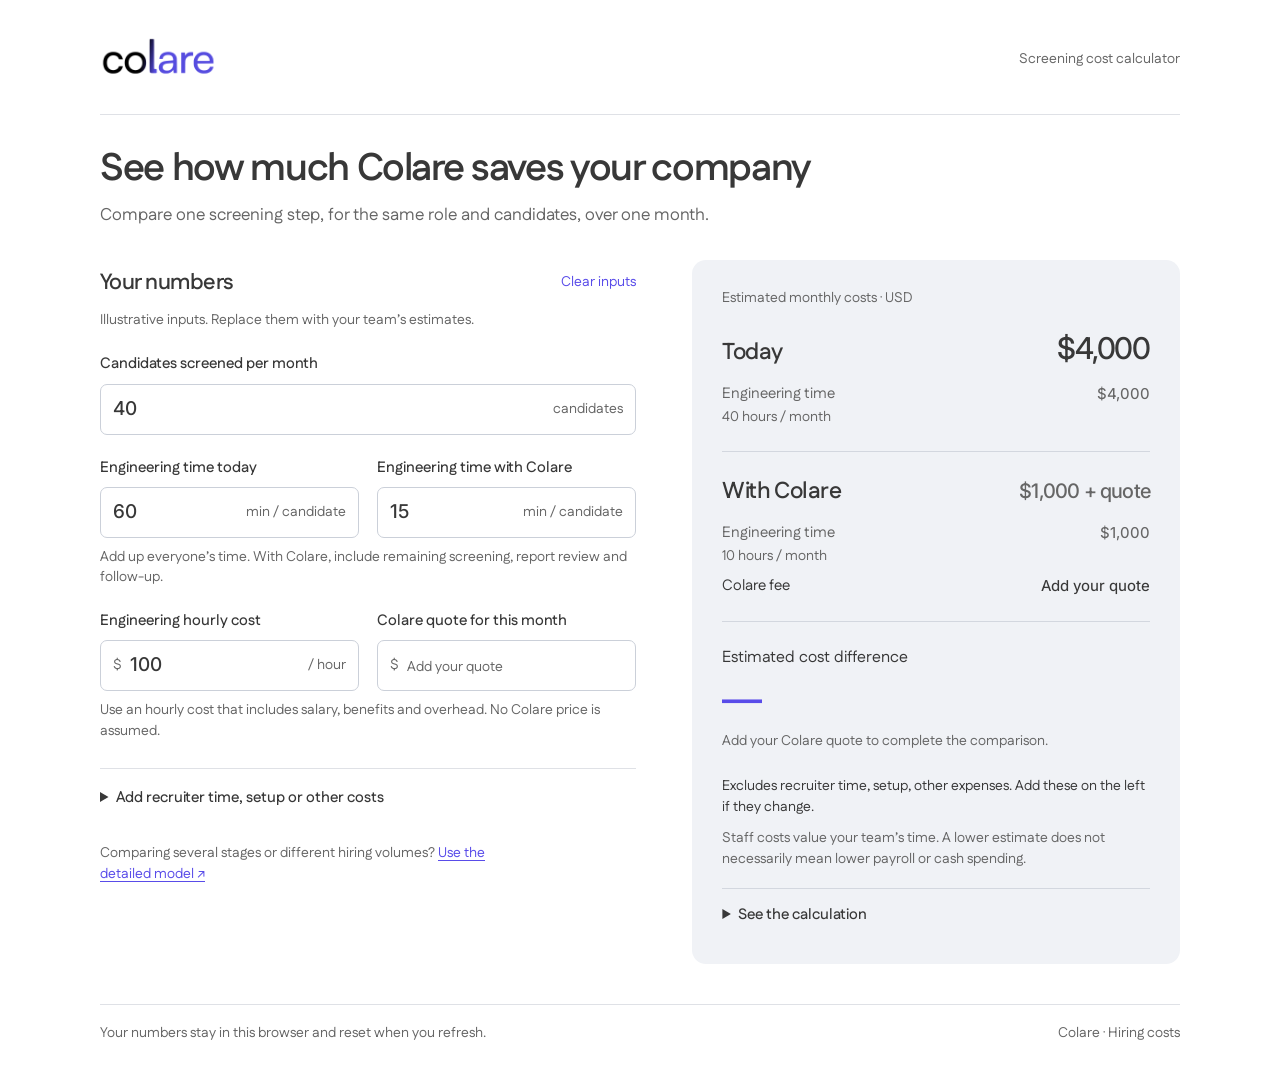
<file: index.html>
<!doctype html>
<html lang="en">
<head>
  <meta charset="utf-8"><meta name="viewport" content="width=device-width,initial-scale=1">
  <meta http-equiv="Content-Security-Policy" content="default-src 'none'; script-src 'self'; style-src 'self'; font-src 'self'; img-src 'self' data:; connect-src 'none'; base-uri 'none'">
  <title>Colare · Screening cost calculator</title>
  <meta name="description" content="Compare the cost of one technical screening step today and with Colare. Your inputs stay in your browser.">
  <link rel="stylesheet" href="styles.css?v=20260915"><link rel="icon" href="assets/colare-logo.png">
</head>
<body>
<main>
  <header><img src="assets/colare-logo.png" alt="Colare" width="118"><span>Screening cost calculator</span></header>
  <section class="intro"><h1>See how much Colare saves your company</h1><p>Compare one screening step, for the same role and candidates, over one month.</p></section>
  <div class="workspace">
    <form id="inputs" autocomplete="off">
      <div class="section-title"><h2>Your numbers</h2><button id="clear" type="button">Clear inputs</button></div>
      <p class="example" id="example">Illustrative inputs. Replace them with your team’s estimates.</p>
      <label for="candidates">Candidates screened per month</label>
      <div class="input-unit"><input id="candidates" type="number" min="0" step="1" inputmode="numeric"><span>candidates</span></div>
      <div class="pair time-inputs">
        <div><label for="beforeMinutes">Engineering time today</label><div class="input-unit"><input id="beforeMinutes" type="number" min="0" step="any" inputmode="decimal"><span>min / candidate</span></div></div>
        <div><label for="afterMinutes">Engineering time with Colare</label><div class="input-unit"><input id="afterMinutes" type="number" min="0" step="any" inputmode="decimal"><span>min / candidate</span></div></div>
      </div>
      <p class="help">Add up everyone’s time. With Colare, include remaining screening, report review and follow-up.</p>
      <div class="pair">
        <div><label for="engineeringRate">Engineering hourly cost</label><div class="input-unit"><span>$</span><input id="engineeringRate" type="number" min="0" step="any" inputmode="decimal"><span>/ hour</span></div></div>
        <div><label for="colareFee">Colare quote for this month</label><div class="input-unit"><span>$</span><input id="colareFee" type="number" min="0" step="any" inputmode="decimal" placeholder="Add your quote"></div></div>
      </div>
      <p class="help">Use an hourly cost that includes salary, benefits and overhead. No Colare price is assumed.</p>
      <details class="extra"><summary>Add recruiter time, setup or other costs</summary>
        <div class="option"><label class="check"><input id="includeRecruiter" type="checkbox"> Include recruiter time</label><div id="recruiter-fields" class="optional-fields" hidden>
          <div class="pair"><div><label for="recruiterBefore">Today · min / candidate</label><input id="recruiterBefore" type="number" min="0" step="any" inputmode="decimal"></div><div><label for="recruiterAfter">With Colare · min / candidate</label><input id="recruiterAfter" type="number" min="0" step="any" inputmode="decimal"></div></div>
          <label for="recruiterRate">Recruiter hourly cost ($)</label><input id="recruiterRate" type="number" min="0" step="any" inputmode="decimal"><p class="help">Include coordination and candidate support. Keep it separate from engineering time.</p>
        </div></div>
        <div class="option"><label class="check"><input id="includeSetup" type="checkbox"> Include setup and calibration</label><div id="setup-fields" class="optional-fields" hidden>
          <label for="setupCost">Your team’s setup cost this month ($)</label><input id="setupCost" type="number" min="0" step="any" inputmode="decimal"><p class="help">Total setup hours × the relevant hourly costs. Include only this month’s share; exclude work already counted above.</p>
        </div></div>
        <div class="option"><label class="check"><input id="includeOther" type="checkbox"> Include other expenses</label><div id="other-fields" class="optional-fields" hidden>
          <div class="pair"><div><label for="otherBefore">Today · this month ($)</label><input id="otherBefore" type="number" min="0" step="any" inputmode="decimal"></div><div><label for="otherAfter">With Colare · this month ($)</label><input id="otherAfter" type="number" min="0" step="any" inputmode="decimal"></div></div><p class="help">For example, an outside screening service. Exclude Colare fees and staff time already counted.</p>
        </div></div>
      </details>
      <p class="detailed-link">Comparing several stages or different hiring volumes? <a href="detailed/index.html">Use the detailed model ↗</a></p>
    </form>
    <aside class="results" aria-label="Monthly cost comparison">
      <p class="eyebrow">Estimated monthly costs · USD</p>
      <div id="validation" role="alert" hidden></div>
      <div id="summary" aria-live="polite" aria-atomic="true">
        <div class="total"><h2>Today</h2><strong id="today">—</strong></div>
        <div class="cost-row"><span>Engineering time <small id="hours-before"></small></span><span id="engineering-before">—</span></div>
        <div class="cost-row recruiter-row" hidden><span>Recruiter time</span><span id="recruiter-before">—</span></div>
        <div class="cost-row other-row" hidden><span>Other expenses</span><span id="other-before">—</span></div>
        <div class="total proposed"><h2>With Colare</h2><strong id="with-colare">—</strong></div>
        <div class="cost-row"><span>Engineering time <small id="hours-after"></small></span><span id="engineering-after">—</span></div>
        <div class="cost-row recruiter-row" hidden><span>Recruiter time</span><span id="recruiter-after">—</span></div>
        <div class="cost-row setup-row" hidden><span>Setup and calibration</span><span id="setup">—</span></div>
        <div class="cost-row other-row" hidden><span>Other expenses</span><span id="other-after">—</span></div>
        <div class="cost-row fee"><span>Colare fee</span><span id="fee">Add your quote</span></div>
        <div class="difference"><span id="difference-label">Estimated cost difference</span><strong id="difference">—</strong><p id="difference-note">Add your Colare quote to complete the comparison.</p></div>
      </div>
      <p class="scope" id="scope"></p>
      <p class="qualification">Staff costs value your team’s time. A lower estimate does not necessarily mean lower payroll or cash spending.</p>
      <details class="calculation"><summary>See the calculation</summary><p>Monthly staff cost = candidates × total minutes per candidate ÷ 60 × hourly cost.</p><p>With Colare = remaining staff cost + Colare fee + any setup or other costs included.</p><p>Difference = today’s total − the total with Colare. Both sides cover the same candidates and screening step. Unchanged interviews are outside this comparison.</p></details>
    </aside>
  </div>
  <footer><span>Your numbers stay in this browser and reset when you refresh.</span><span>Colare · Hiring costs</span></footer>
</main>
<script src="model.js?v=20260915"></script><script src="app.js?v=20260915"></script>
</body></html>
</file>
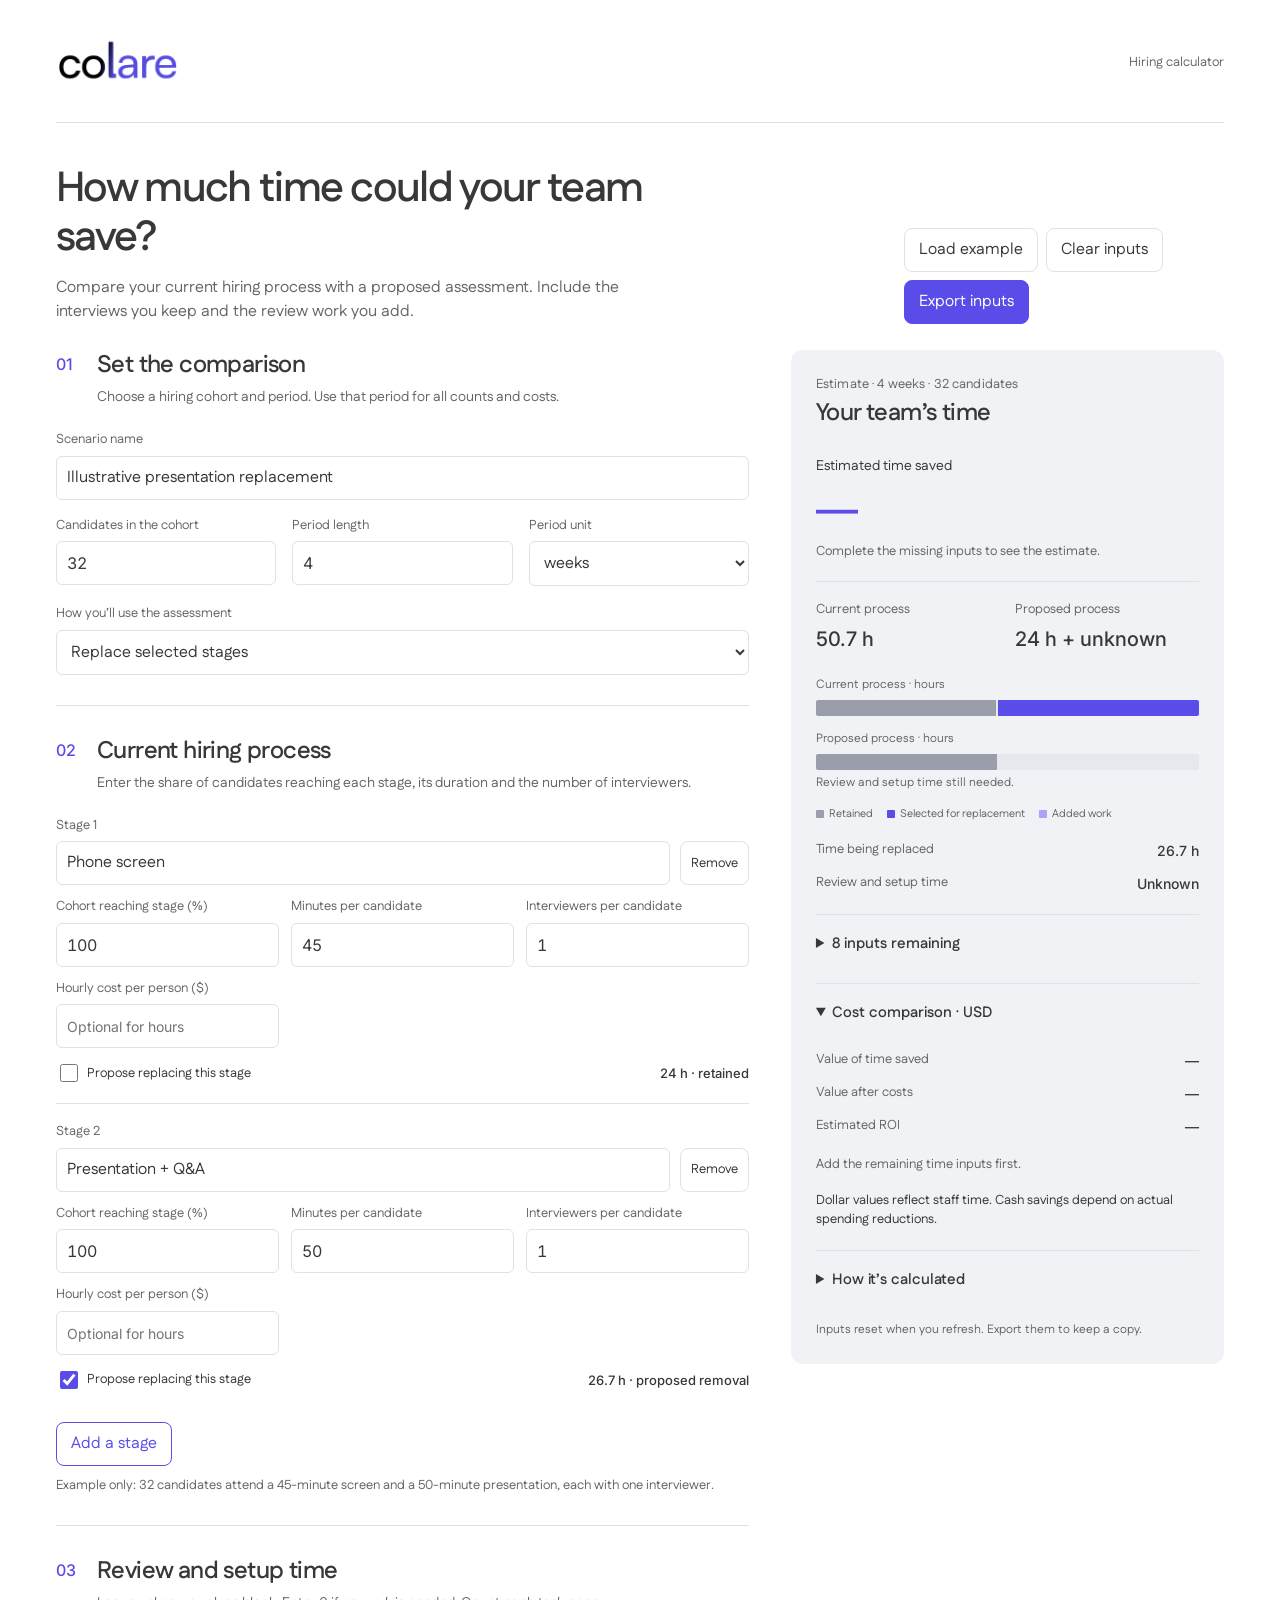
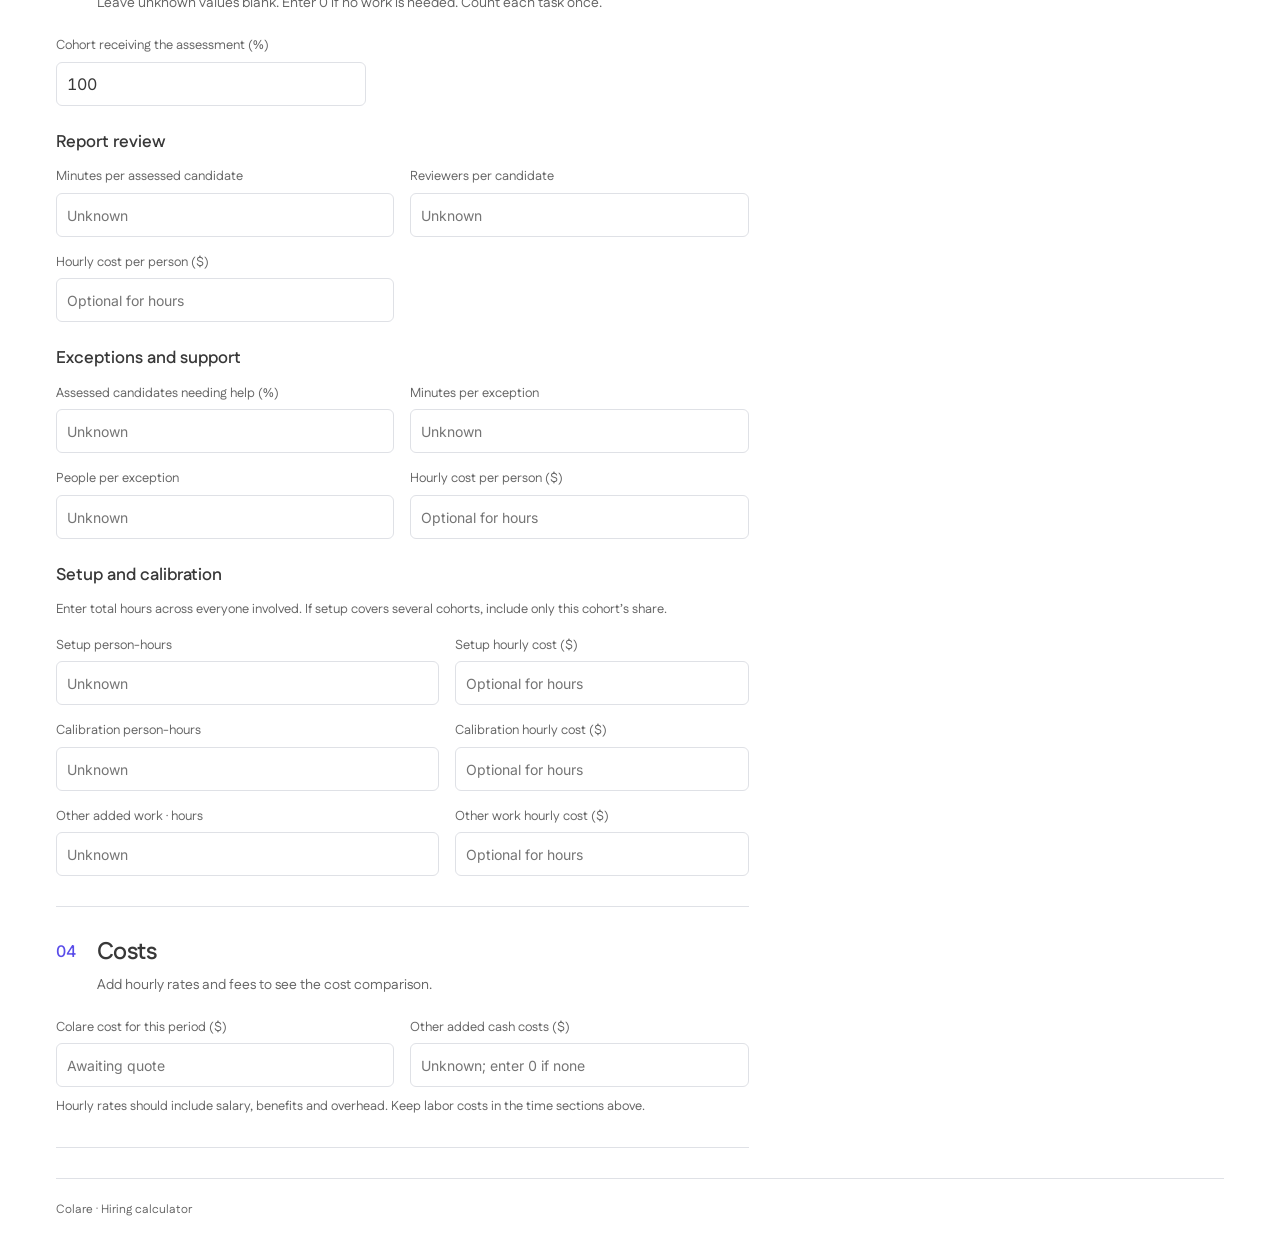
<file: detailed/index.html>
<!doctype html>
<html lang="en">
<head>
  <meta charset="utf-8"><meta name="viewport" content="width=device-width,initial-scale=1">
  <meta http-equiv="Content-Security-Policy" content="default-src 'none'; script-src 'self'; style-src 'self' 'unsafe-inline'; font-src 'self'; img-src 'self' data:; connect-src 'none'; base-uri 'none'">
  <title>Colare · Hiring workload calculator</title>
  <meta name="description" content="Model hiring workload, engineering capacity and costs with editable assumptions. Calculate in your browser without uploading inputs.">
  <link rel="icon" href="../assets/colare-logo.png" type="image/png">
  <link rel="stylesheet" href="styles.css">
</head>
<body>
<main id="colare-calculator">
  <header class="brand-row"><img src="../assets/colare-logo.png" alt="Colare" width="125"><span>Hiring calculator</span></header>
  <section class="intro">
    <div><h1>How much time could your team save?</h1><p>Compare your current hiring process with a proposed assessment. Include the interviews you keep and the review work you add.</p></div>
    <div class="tools"><button id="preset" type="button">Load example</button><button id="reset" type="button">Clear inputs</button><button id="export" type="button">Export inputs</button></div>
  </section>
  <div class="workspace">
    <form id="inputs" autocomplete="off">
      <section class="input-section">
        <div class="section-heading"><span class="step">01</span><div><h2>Set the comparison</h2><p>Choose a hiring cohort and period. Use that period for all counts and costs.</p></div></div>
        <div class="fields cohort">
          <label>Scenario name<input id="scenario" data-field="scenario" type="text" maxlength="120"></label>
          <label>Candidates in the cohort<input id="candidates" data-field="candidates" type="number" min="0" step="1" placeholder="Enter count"></label>
          <label>Period length<input id="period" data-field="period" type="number" min="0.01" step="any" placeholder="Enter length"></label>
          <label>Period unit<select id="periodUnit" data-field="periodUnit"><option value="weeks">weeks</option><option value="months">months</option><option value="days">days</option></select></label>
        </div>
        <label class="mode-label">How you’ll use the assessment<select id="mode" data-field="mode"><option value="replace">Replace selected stages</option><option value="additive">Add an assessment; keep current stages</option></select></label>
      </section>
      <section class="input-section">
        <div class="section-heading"><span class="step">02</span><div><h2>Current hiring process</h2><p>Enter the share of candidates reaching each stage, its duration and the number of interviewers.</p></div></div>
        <div id="stages"></div>
        <button id="add-stage" class="text-button" type="button">Add a stage</button>
        <p id="example-note" class="help">Example only: 32 candidates attend a 45-minute screen and a 50-minute presentation, each with one interviewer.</p>
      </section>
      <section class="input-section">
        <div class="section-heading"><span class="step">03</span><div><h2>Review and setup time</h2><p>Leave unknown values blank. Enter 0 if no work is needed. Count each task once.</p></div></div>
        <label class="single-field">Cohort receiving the assessment (%)<input id="assessmentParticipation" data-field="assessmentParticipation" type="number" min="0" max="100" step="any" placeholder="Unknown"></label>
        <h3>Report review</h3>
        <div class="fields"><label>Minutes per assessed candidate<input id="reviewMinutes" data-field="reviewMinutes" type="number" min="0" step="any" placeholder="Unknown"></label><label>Reviewers per candidate<input id="reviewPeople" data-field="reviewPeople" type="number" min="0" step="1" placeholder="Unknown"></label><label>Hourly cost per person ($)<input id="reviewRate" data-field="reviewRate" type="number" min="0" step="any" placeholder="Optional for hours"></label></div>
        <h3>Exceptions and support</h3>
        <div class="fields"><label>Assessed candidates needing help (%)<input id="exceptionPercent" data-field="exceptionPercent" type="number" min="0" max="100" step="any" placeholder="Unknown"></label><label>Minutes per exception<input id="exceptionMinutes" data-field="exceptionMinutes" type="number" min="0" step="any" placeholder="Unknown"></label><label>People per exception<input id="exceptionPeople" data-field="exceptionPeople" type="number" min="0" step="1" placeholder="Unknown"></label><label>Hourly cost per person ($)<input id="exceptionRate" data-field="exceptionRate" type="number" min="0" step="any" placeholder="Optional for hours"></label></div>
        <h3>Setup and calibration</h3>
        <p class="help">Enter total hours across everyone involved. If setup covers several cohorts, include only this cohort’s share.</p>
        <div class="hours-grid">
          <label>Setup person-hours<input id="setupHours" data-field="setupHours" type="number" min="0" step="any" placeholder="Unknown"></label><label>Setup hourly cost ($)<input id="setupRate" data-field="setupRate" type="number" min="0" step="any" placeholder="Optional for hours"></label>
          <label>Calibration person-hours<input id="calibrationHours" data-field="calibrationHours" type="number" min="0" step="any" placeholder="Unknown"></label><label>Calibration hourly cost ($)<input id="calibrationRate" data-field="calibrationRate" type="number" min="0" step="any" placeholder="Optional for hours"></label>
          <label>Other added work · hours<input id="otherHours" data-field="otherHours" type="number" min="0" step="any" placeholder="Unknown"></label><label>Other work hourly cost ($)<input id="otherRate" data-field="otherRate" type="number" min="0" step="any" placeholder="Optional for hours"></label>
        </div>
      </section>
      <section class="input-section">
        <div class="section-heading"><span class="step">04</span><div><h2>Costs</h2><p>Add hourly rates and fees to see the cost comparison.</p></div></div>
        <div class="fields"><label>Colare cost for this period ($)<input id="colareCost" data-field="colareCost" type="number" min="0" step="any" placeholder="Awaiting quote"></label><label>Other added cash costs ($)<input id="otherCost" data-field="otherCost" type="number" min="0" step="any" placeholder="Unknown; enter 0 if none"></label></div>
        <p class="help">Hourly rates should include salary, benefits and overhead. Keep labor costs in the time sections above.</p>
      </section>
    </form>
    <aside class="results">
      <div class="result-inner">
        <p class="eyebrow" id="period-label">Estimate</p>
        <h2>Your team’s time</h2>
        <div id="validation" role="alert" hidden></div>
        <div id="result-summary" aria-live="polite" aria-atomic="true">
          <div class="hero-result"><span>Estimated time saved</span><strong id="capacity">—</strong><p id="capacity-note">Complete the missing inputs to see the estimate.</p></div>
          <div class="comparison"><div><span>Current process</span><strong id="baseline">—</strong></div><div><span>Proposed process</span><strong id="proposed">—</strong></div></div>
        </div>
        <div id="chart" class="time-chart" role="img" aria-label="Current and proposed workload"></div>
        <div class="legend"><span><i class="kept"></i>Retained</span><span><i class="removed"></i>Selected for replacement</span><span><i class="added"></i>Added work</span></div>
        <dl class="breakdown"><div><dt>Time being replaced</dt><dd id="removed">—</dd></div><div><dt>Review and setup time</dt><dd id="added">—</dd></div></dl>
        <details id="missing-detail"><summary id="missing-summary">Time inputs still needed</summary><p id="missing" class="help"></p></details>
        <details id="economics-detail"><summary>Cost comparison · USD</summary>
          <dl class="breakdown money"><div><dt>Value of time saved</dt><dd id="capacity-value">—</dd></div><div><dt>Value after costs</dt><dd id="economic-value">—</dd></div><div><dt>Estimated ROI</dt><dd id="roi">—</dd></div></dl>
          <p id="cost-missing" class="help"></p>
          <p class="money-note">Dollar values reflect staff time. Cash savings depend on actual spending reductions.</p>
        </details>
        <details><summary>How it’s calculated</summary><div class="formula">
          <p>Stage hours = cohort × participation × minutes × interviewers ÷ 60.</p><p>Proposed hours = retained stage hours + review + exceptions + setup + calibration + other added work.</p><p>Time saved = hours replaced − added work.</p><p>Value of time saved = selected hours × their rates − added hours × their rates.</p><p>Value after costs = value of time saved − Colare fees − other cash costs.</p><p>ROI (%) = value after costs ÷ added costs × 100. Added costs include extra staff time, Colare fees and other cash costs. ROI requires known costs greater than zero.</p>
          <p>Compare the same roles, hiring standards and time period.</p>
        </div></details>
        <p class="local-note">Inputs reset when you refresh. Export them to keep a copy.</p>
      </div>
    </aside>
  </div>
  <footer>Colare · Hiring calculator <span id="export-status" role="status"></span></footer>
</main>
<script src="model.js"></script><script src="app.js"></script>
</body></html>
</file>
<file: styles.css>
@font-face{font-family:Fustat;src:url('assets/Fustat.ttf') format('truetype');font-weight:100 900;font-display:swap}
@font-face{font-family:Inter;src:url('assets/Inter.ttf') format('truetype');font-weight:100 900;font-display:swap}
:root{color-scheme:light;--purple:#594ce9;--ink:#383838;--muted:#666;--line:#dfe1e6;--surface:#f0f2f6}
*{box-sizing:border-box}body{margin:0;color:var(--ink);background:#fff;font:17px/1.5 Fustat,sans-serif}main{max-width:1160px;margin:auto;padding:26px 40px 16px}header{display:flex;align-items:center;justify-content:space-between;gap:24px;border-bottom:1px solid var(--line);padding-bottom:22px;font-size:14px;color:var(--muted)}header img{height:auto;display:block}h1,h2,p{margin:0}.intro{padding:32px 0}h1{font-size:clamp(29px,3vw,40px);letter-spacing:-.035em;line-height:1.18;font-weight:650}.intro p{color:var(--muted);margin-top:10px}.workspace{display:grid;grid-template-columns:minmax(0,1.1fr) minmax(0,1fr);gap:56px;align-items:start}h2{font-size:22px;letter-spacing:-.025em;font-weight:600}.section-title{display:flex;align-items:center;justify-content:space-between;gap:16px;margin-bottom:6px}button{font:inherit;color:var(--purple);border:0;background:transparent;padding:8px 0;min-height:44px;cursor:pointer;font-size:14px}.example{font-size:14px;color:var(--muted);margin-bottom:22px}label{display:block;font-size:15px;font-weight:550;margin:0 0 8px}.pair{display:grid;grid-template-columns:minmax(0,1fr) minmax(0,1fr);gap:18px}.time-inputs{margin-top:22px}.input-unit{display:flex;align-items:center;gap:8px;border:1px solid #cbd0d9;border-radius:7px;background:white;padding:0 12px;min-width:0}.input-unit>span{font-size:14px;color:var(--muted);white-space:nowrap}.input-unit input{border:0;padding:11px 0}.input-unit:focus-within{outline:2px solid var(--purple);outline-offset:2px}.input-unit input:focus{outline:0}input{width:100%;min-width:0;border:1px solid #cbd0d9;border-radius:7px;padding:11px 12px;font:500 19px/1.4 Inter,sans-serif;color:var(--ink);background:white;min-height:49px}input::placeholder{font:400 14px Fustat,sans-serif;color:var(--muted)}input:focus-visible,button:focus-visible,a:focus-visible,summary:focus-visible{outline:2px solid var(--purple);outline-offset:3px}.help{font-size:14px;line-height:1.45;color:var(--muted);margin:9px 0 22px}.extra{margin-top:27px;border-top:1px solid var(--line);padding-top:18px}summary{cursor:pointer;font-size:15px;font-weight:550;min-height:32px}.option{border-top:1px solid var(--line);margin-top:16px;padding-top:16px}.check{display:flex;align-items:center;gap:10px;font-size:15px;margin:0;cursor:pointer}.check input{width:18px;height:18px;min-height:18px;accent-color:var(--purple);flex-shrink:0}.optional-fields{padding-top:14px}.optional-fields>.pair{margin-bottom:15px}.optional-fields .help{margin-bottom:0}.detailed-link{margin-top:24px;font-size:14px;color:var(--muted);max-width:430px}a{color:var(--purple);text-underline-offset:3px}.results{background:var(--surface);border-radius:14px;padding:28px 30px;min-width:0}.eyebrow{font-size:14px;color:var(--muted);margin-bottom:21px}.total{display:flex;gap:18px;align-items:baseline;justify-content:space-between;margin-bottom:12px}.total h2{font-size:23px}.total strong{font:500 30px/1.2 Inter,sans-serif;letter-spacing:-.04em;text-align:right;overflow-wrap:anywhere}.total strong.pending{font-size:20px;color:var(--muted)}.cost-row{display:flex;justify-content:space-between;gap:24px;font-size:15px;color:var(--muted);margin:8px 0}.cost-row>span:last-child{font:450 15px/1.5 Inter,sans-serif;text-align:right;white-space:nowrap}.cost-row small{font-size:14px;display:block;margin-top:2px}.proposed{border-top:1px solid #d3d7df;margin-top:23px;padding-top:23px}.fee{color:var(--ink)}.difference{border-top:1px solid #d3d7df;padding-top:23px;margin-top:23px}.difference>span{font-size:16px}.difference strong{display:block;font:500 40px/1.25 Inter,sans-serif;letter-spacing:-.04em;color:var(--purple);margin:4px 0 7px}.difference strong.negative{color:#a44526}.difference p{font-size:14px;color:var(--muted)}.scope{font-size:14px;color:var(--ink);margin-top:24px}.qualification{font-size:14px;color:var(--muted);margin-top:10px}.calculation{margin-top:18px;border-top:1px solid #d3d7df;padding-top:15px}.calculation p{font-size:14px;color:var(--muted);margin-top:12px}#validation{color:#9f2d32;font-size:15px;margin-bottom:16px}footer{display:flex;justify-content:space-between;gap:20px;border-top:1px solid var(--line);margin-top:40px;padding:18px 0;font-size:14px;color:var(--muted)}[hidden]{display:none!important}@media(max-width:950px){main{padding:24px}.workspace{gap:28px}.pair{grid-template-columns:1fr;gap:16px}.results{padding:25px 22px}.total strong{font-size:27px}}@media(max-width:680px){main{padding:20px}.workspace{grid-template-columns:1fr;gap:30px}.intro{padding:27px 0}.intro p{font-size:16px}header{gap:18px}header span{font-size:14px;max-width:130px;text-align:right}.results{padding:25px 22px}.pair{grid-template-columns:1fr 1fr;gap:14px}.input-unit{padding:0 9px}.input-unit>span{font-size:12px}.total strong{font-size:30px}footer{display:block}footer>span{display:block;margin-bottom:8px}}@media(max-width:400px){.pair{grid-template-columns:1fr}.input-unit>span{font-size:14px}.section-title h2{font-size:21px}.total strong{font-size:27px}}
</file>
<file: detailed/styles.css>
@font-face{font-family:Fustat;src:url('../assets/Fustat.ttf') format('truetype');font-weight:100 900;font-display:swap}
@font-face{font-family:Inter;src:url('../assets/Inter.ttf') format('truetype');font-weight:100 900;font-display:swap}
:root{color-scheme:light;--purple:#594ce9;--ink:#383838;--muted:#666;--gray:#f0f2f6;--line:#dfe1e6;--soft:#d5d1ff;--warning:#9f2d32}
*{box-sizing:border-box}body{margin:0;background:white;color:var(--ink);font:16px/1.5 Fustat,sans-serif}button,input,select{font:inherit}button{cursor:pointer;background:white;border:1px solid var(--line);border-radius:8px;padding:9px 14px;color:var(--ink);min-height:44px}button:hover{border-color:var(--purple);color:var(--purple)}button:focus-visible,input:focus-visible,select:focus-visible,summary:focus-visible{outline:3px solid #a69eff;outline-offset:3px}button#export{background:var(--purple);border-color:var(--purple);color:white}button:disabled{opacity:.55;cursor:default}main{max-width:1240px;margin:auto;padding:28px 36px}h1,h2,h3,p{margin:0}h1{font-weight:600;font-size:42px;letter-spacing:-.04em;line-height:1.15;margin:8px 0 14px}h2{font-size:24px;line-height:1.3;font-weight:600;letter-spacing:-.025em}h3{font-size:17px;font-weight:600;margin:24px 0 12px}.brand-row{display:flex;align-items:center;justify-content:space-between;gap:16px;padding-bottom:24px;border-bottom:1px solid var(--line);color:var(--muted);font-size:13px}.brand-row img{height:auto;object-fit:contain;width:125px}.intro{display:flex;align-items:flex-end;gap:32px;padding:34px 0 26px}.intro>div:first-child{max-width:660px}.intro p:not(.eyebrow){color:var(--muted);max-width:620px}.eyebrow{font-size:13px;color:var(--muted);letter-spacing:.01em}.tools{display:flex;flex-wrap:wrap;gap:8px;max-width:320px;margin-left:auto}.notice{padding:12px 16px;background:var(--gray);border-radius:6px;font-size:14px;margin-bottom:32px}.workspace{display:grid;grid-template-columns:minmax(0,1.6fr) minmax(330px,1fr);gap:42px}.input-section{padding:0 0 30px;margin-bottom:30px;border-bottom:1px solid var(--line)}.section-heading{display:flex;gap:16px;margin-bottom:22px}.section-heading p{font-size:14px;color:var(--muted);margin-top:6px}.step{font:500 16px Inter,sans-serif;color:var(--purple);padding-top:4px;flex:0 0 25px}.fields{display:grid;grid-template-columns:repeat(2,minmax(0,1fr));gap:16px}.cohort{grid-template-columns:repeat(3,minmax(0,1fr))}.cohort label:first-child{grid-column:1/-1}label{display:flex;flex-direction:column;gap:6px;font-size:13px;color:var(--muted)}input,select{border:1px solid var(--line);border-radius:6px;background:white;color:var(--ink);padding:9px 10px;min-height:44px;min-width:0;width:100%;font-size:16px}input::placeholder{color:#757575;font-size:14px}input[type=number]{font-family:Inter,sans-serif;font-variant-numeric:tabular-nums}.mode-label{margin-top:18px}.help{color:var(--muted);font-size:13px;margin-top:10px;line-height:1.5}.single-field{max-width:310px}.stage{padding:18px 0;border-bottom:1px solid var(--line)}.stage:first-child{padding-top:0}.stage:last-child{border-bottom:0}.stage-header{display:flex;gap:10px;align-items:flex-end;margin-bottom:12px}.stage-header label{flex:1}.stage-header button{font-size:13px;padding:8px 10px}.stage-fields{display:grid;grid-template-columns:repeat(3,minmax(0,1fr));gap:12px}.stage-outcome{display:flex;align-items:center;gap:14px;flex-wrap:wrap;margin-top:13px}.stage-outcome label{flex-direction:row;align-items:center;color:var(--ink)}input[type=checkbox]{width:18px;height:18px;min-height:18px;accent-color:var(--purple)}.stage-outcome output{margin-left:auto;font:500 13px Inter,sans-serif;color:var(--ink)}.text-button{margin-top:12px;border-color:var(--purple);color:var(--purple)}.hours-grid{display:grid;grid-template-columns:1.3fr 1fr;gap:16px;margin-top:16px}.results{min-width:0}.result-inner{position:sticky;top:20px;padding:25px;background:var(--gray);border-radius:12px}.result-inner>h2{margin-top:4px}.hero-result{padding:24px 0 20px}.hero-result>span{font-size:14px}.hero-result strong{display:block;font:500 42px/1.2 Inter,sans-serif;letter-spacing:-.035em;color:var(--purple);margin-top:6px}.hero-result p{font-size:13px;color:var(--muted);margin-top:8px}.comparison{display:grid;grid-template-columns:1fr 1fr;gap:16px;border-top:1px solid var(--line);padding-top:18px}.comparison span{display:block;font-size:13px;color:var(--muted)}.comparison strong{display:block;font:500 20px/1.5 Inter,sans-serif;margin-top:4px;overflow-wrap:anywhere}.time-chart{margin-top:22px}.chart-row{margin-bottom:14px}.chart-row label{font-size:12px;margin-bottom:6px}.bar-track{display:flex;height:16px;gap:2px;background:#e7e8ed;border-radius:2px;overflow:hidden}.bar{height:16px;min-width:0}.bar.kept,.legend i.kept{background:#9a9eaa}.bar.removed,.legend i.removed{background:var(--purple)}.bar.added,.legend i.added{background:#aaa2fa}.unknown-addition{font-size:12px;color:var(--muted);margin-top:4px}.legend{display:flex;flex-wrap:wrap;gap:8px 14px;font-size:11px;color:var(--muted)}.legend span{display:flex;align-items:center;gap:5px}.legend i{width:8px;height:8px;border-radius:1px}.breakdown{margin:18px 0;display:grid;gap:12px}.breakdown>div{display:flex;align-items:flex-start;gap:15px;justify-content:space-between}.breakdown dt{font-size:13px;max-width:70%;color:var(--muted)}.breakdown dd{font:500 14px/1.5 Inter,sans-serif;margin:0;text-align:right;white-space:nowrap}.money dd{white-space:normal;overflow-wrap:anywhere}.money-note{font-size:13px;margin-top:16px}.money-note b{font-weight:600}details{border-top:1px solid var(--line);padding-top:18px;margin-top:20px}summary{font-size:15px;font-weight:600;cursor:pointer;min-height:30px}.formula p{font-size:13px;line-height:1.5;margin-top:13px}.local-note{font-size:12px;line-height:1.5;color:var(--muted);margin-top:22px}#validation{color:var(--warning);font-size:14px;padding-top:14px}.negative{color:var(--warning)!important}.pending{color:var(--muted)!important}footer{display:flex;justify-content:space-between;gap:16px;border-top:1px solid var(--line);padding:22px 0 10px;font-size:12px;color:var(--muted)}@media(max-width:900px){main{padding:24px}.workspace{grid-template-columns:1fr;gap:14px}.results{grid-row:1}.result-inner{position:static}.intro{display:block}.tools{max-width:none;margin:22px 0 0}.comparison{max-width:560px}.time-chart{max-width:620px}.legend{font-size:12px}.breakdown>div{max-width:620px}.breakdown dt{max-width:75%}}@media(max-width:480px){main{padding:20px 16px}.brand-row{font-size:11px}.brand-row img{width:108px}h1{font-size:34px}.intro{padding-top:26px}.tools{gap:8px}.tools button{font-size:13px;padding:8px 10px}.notice{font-size:13px;margin-bottom:22px}.result-inner{padding:20px}.hero-result strong{font-size:36px}.fields,.cohort,.stage-fields,.hours-grid{grid-template-columns:1fr 1fr;gap:12px}.cohort label:first-child,.cohort label:nth-child(2){grid-column:1/-1}.section-heading{gap:12px}.step{flex-basis:22px}h2{font-size:22px}.stage-header{align-items:flex-end}.stage-header button{font-size:12px}.stage-outcome output{margin-left:0}.hours-grid label{font-size:12px}.comparison strong{font-size:18px}.breakdown dt{max-width:64%}footer{display:block}footer span{display:block;margin-top:8px}}
</file>
